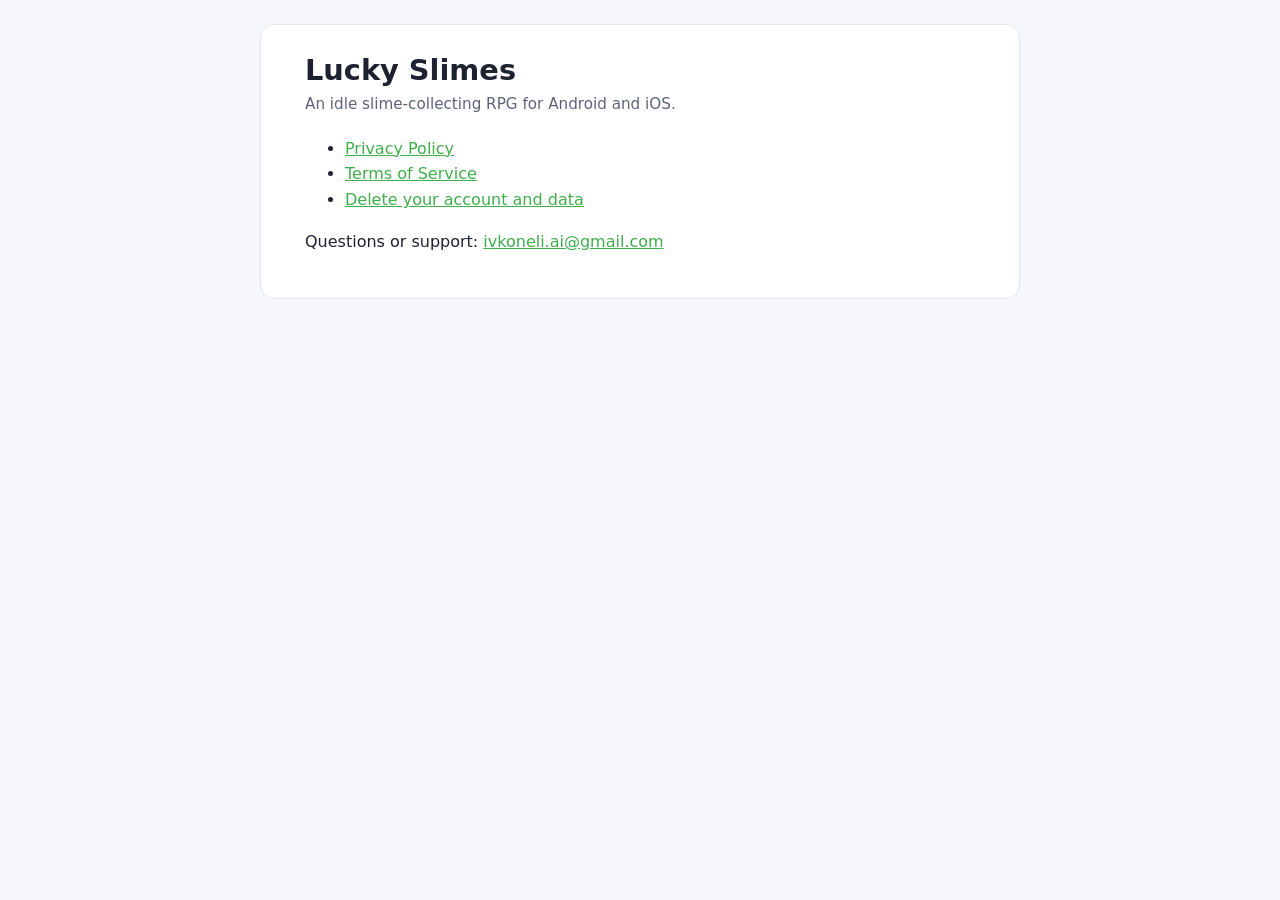
<file: index.html>
<!doctype html>
<html lang="en">
<head>
<meta charset="utf-8">
<meta name="viewport" content="width=device-width, initial-scale=1">
<title>Lucky Slimes</title>
<link rel="stylesheet" href="style.css">
</head>
<body>
<main>
  <h1>Lucky Slimes</h1>
  <p class="meta">An idle slime-collecting RPG for Android and iOS.</p>
  <ul>
    <li><a href="privacy.html">Privacy Policy</a></li>
    <li><a href="terms.html">Terms of Service</a></li>
    <li><a href="delete-account.html">Delete your account and data</a></li>
  </ul>
  <p>Questions or support: <a href="mailto:ivkoneli.ai@gmail.com">ivkoneli.ai@gmail.com</a></p>
</main>
</body>
</html>
</file>
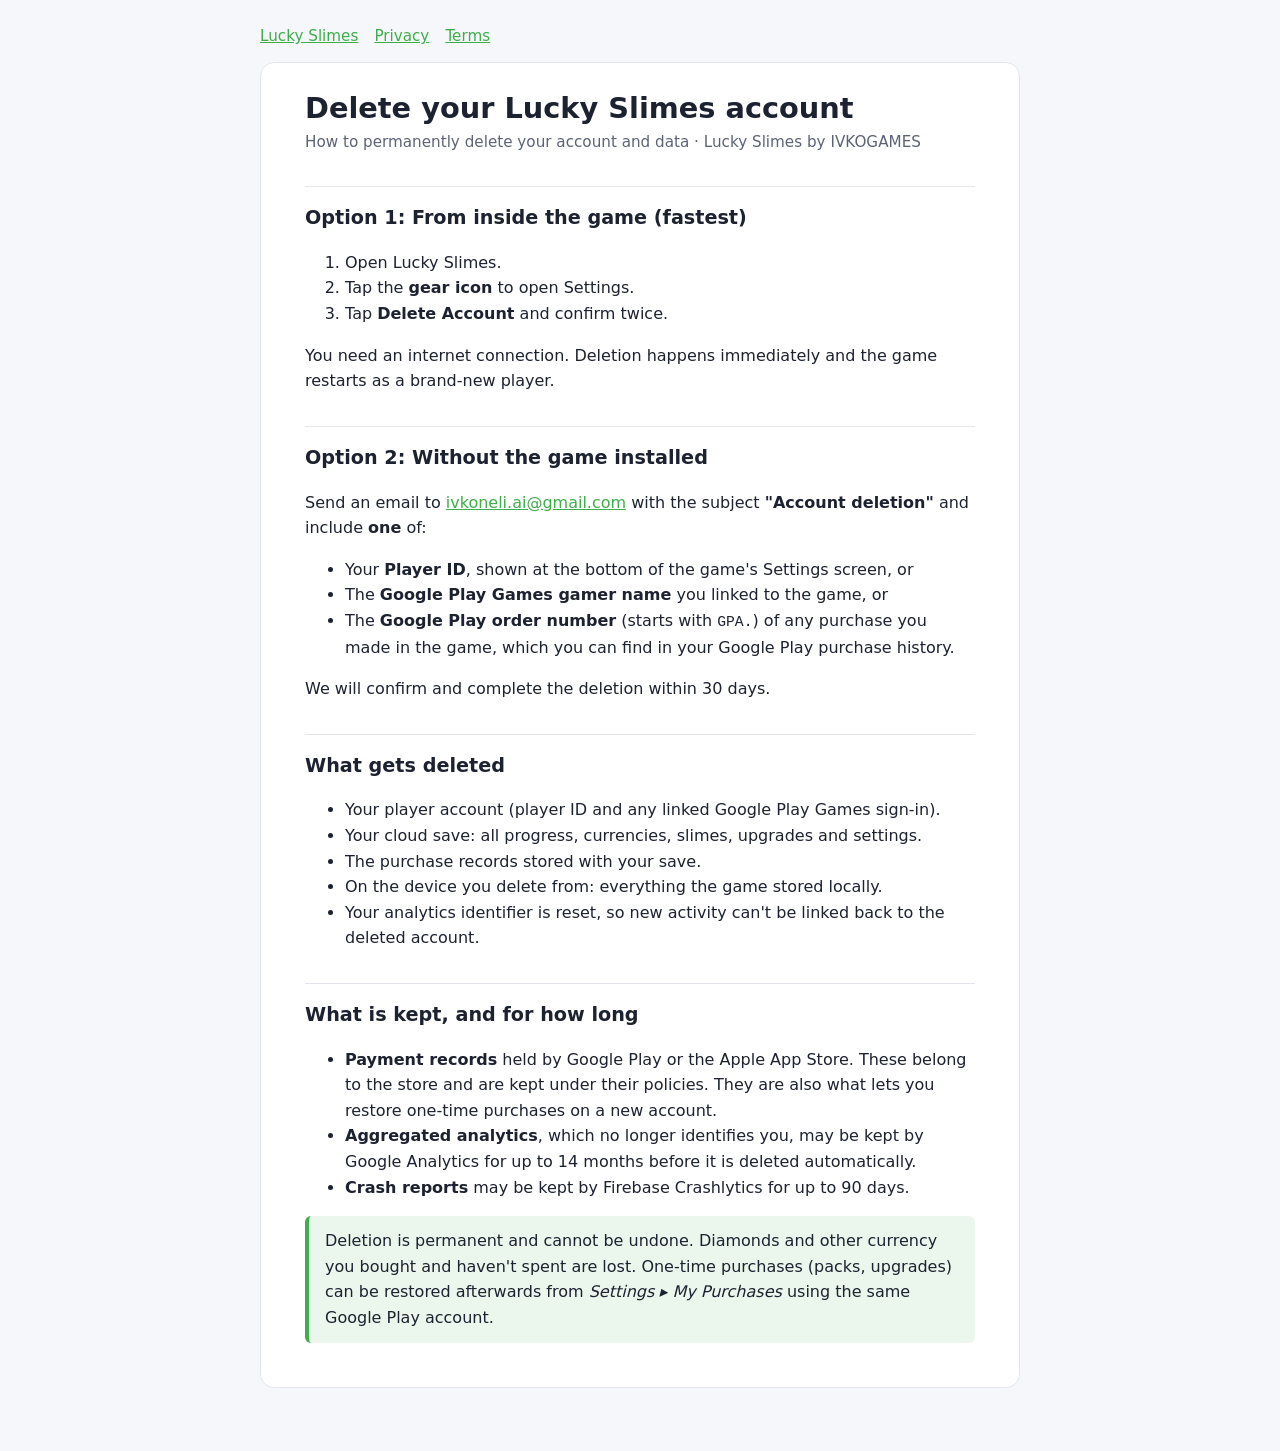
<file: delete-account.html>
<!doctype html>
<html lang="en">
<head>
<meta charset="utf-8">
<meta name="viewport" content="width=device-width, initial-scale=1">
<title>Delete Your Lucky Slimes Account</title>
<link rel="stylesheet" href="style.css">
</head>
<body>
<nav><a href="index.html">Lucky Slimes</a><a href="privacy.html">Privacy</a><a href="terms.html">Terms</a></nav>
<main>
  <h1>Delete your Lucky Slimes account</h1>
  <p class="meta">How to permanently delete your account and data · Lucky Slimes by IVKOGAMES</p>

  <h2>Option 1: From inside the game (fastest)</h2>
  <ol>
    <li>Open Lucky Slimes.</li>
    <li>Tap the <strong>gear icon</strong> to open Settings.</li>
    <li>Tap <strong>Delete Account</strong> and confirm twice.</li>
  </ol>
  <p>You need an internet connection. Deletion happens immediately and the game restarts as a brand-new
  player.</p>

  <h2>Option 2: Without the game installed</h2>
  <p>Send an email to <a href="mailto:ivkoneli.ai@gmail.com?subject=Lucky%20Slimes%20account%20deletion">ivkoneli.ai@gmail.com</a>
  with the subject <strong>"Account deletion"</strong> and include <strong>one</strong> of:</p>
  <ul>
    <li>Your <strong>Player ID</strong>, shown at the bottom of the game's Settings screen, or</li>
    <li>The <strong>Google Play Games gamer name</strong> you linked to the game, or</li>
    <li>The <strong>Google Play order number</strong> (starts with <code>GPA.</code>) of any purchase you
    made in the game, which you can find in your Google Play purchase history.</li>
  </ul>
  <p>We will confirm and complete the deletion within 30 days.</p>

  <h2>What gets deleted</h2>
  <ul>
    <li>Your player account (player ID and any linked Google Play Games sign-in).</li>
    <li>Your cloud save: all progress, currencies, slimes, upgrades and settings.</li>
    <li>The purchase records stored with your save.</li>
    <li>On the device you delete from: everything the game stored locally.</li>
    <li>Your analytics identifier is reset, so new activity can't be linked back to the deleted account.</li>
  </ul>

  <h2>What is kept, and for how long</h2>
  <ul>
    <li><strong>Payment records</strong> held by Google Play or the Apple App Store. These belong to the
    store and are kept under their policies. They are also what lets you restore one-time purchases on a
    new account.</li>
    <li><strong>Aggregated analytics</strong>, which no longer identifies you, may be kept by Google Analytics
    for up to 14 months before it is deleted automatically.</li>
    <li><strong>Crash reports</strong> may be kept by Firebase Crashlytics for up to 90 days.</li>
  </ul>

  <div class="callout">Deletion is permanent and cannot be undone. Diamonds and other currency you bought
  and haven't spent are lost. One-time purchases (packs, upgrades) can be restored afterwards from
  <em>Settings ▸ My Purchases</em> using the same Google Play account.</div>
</main>
</body>
</html>
</file>
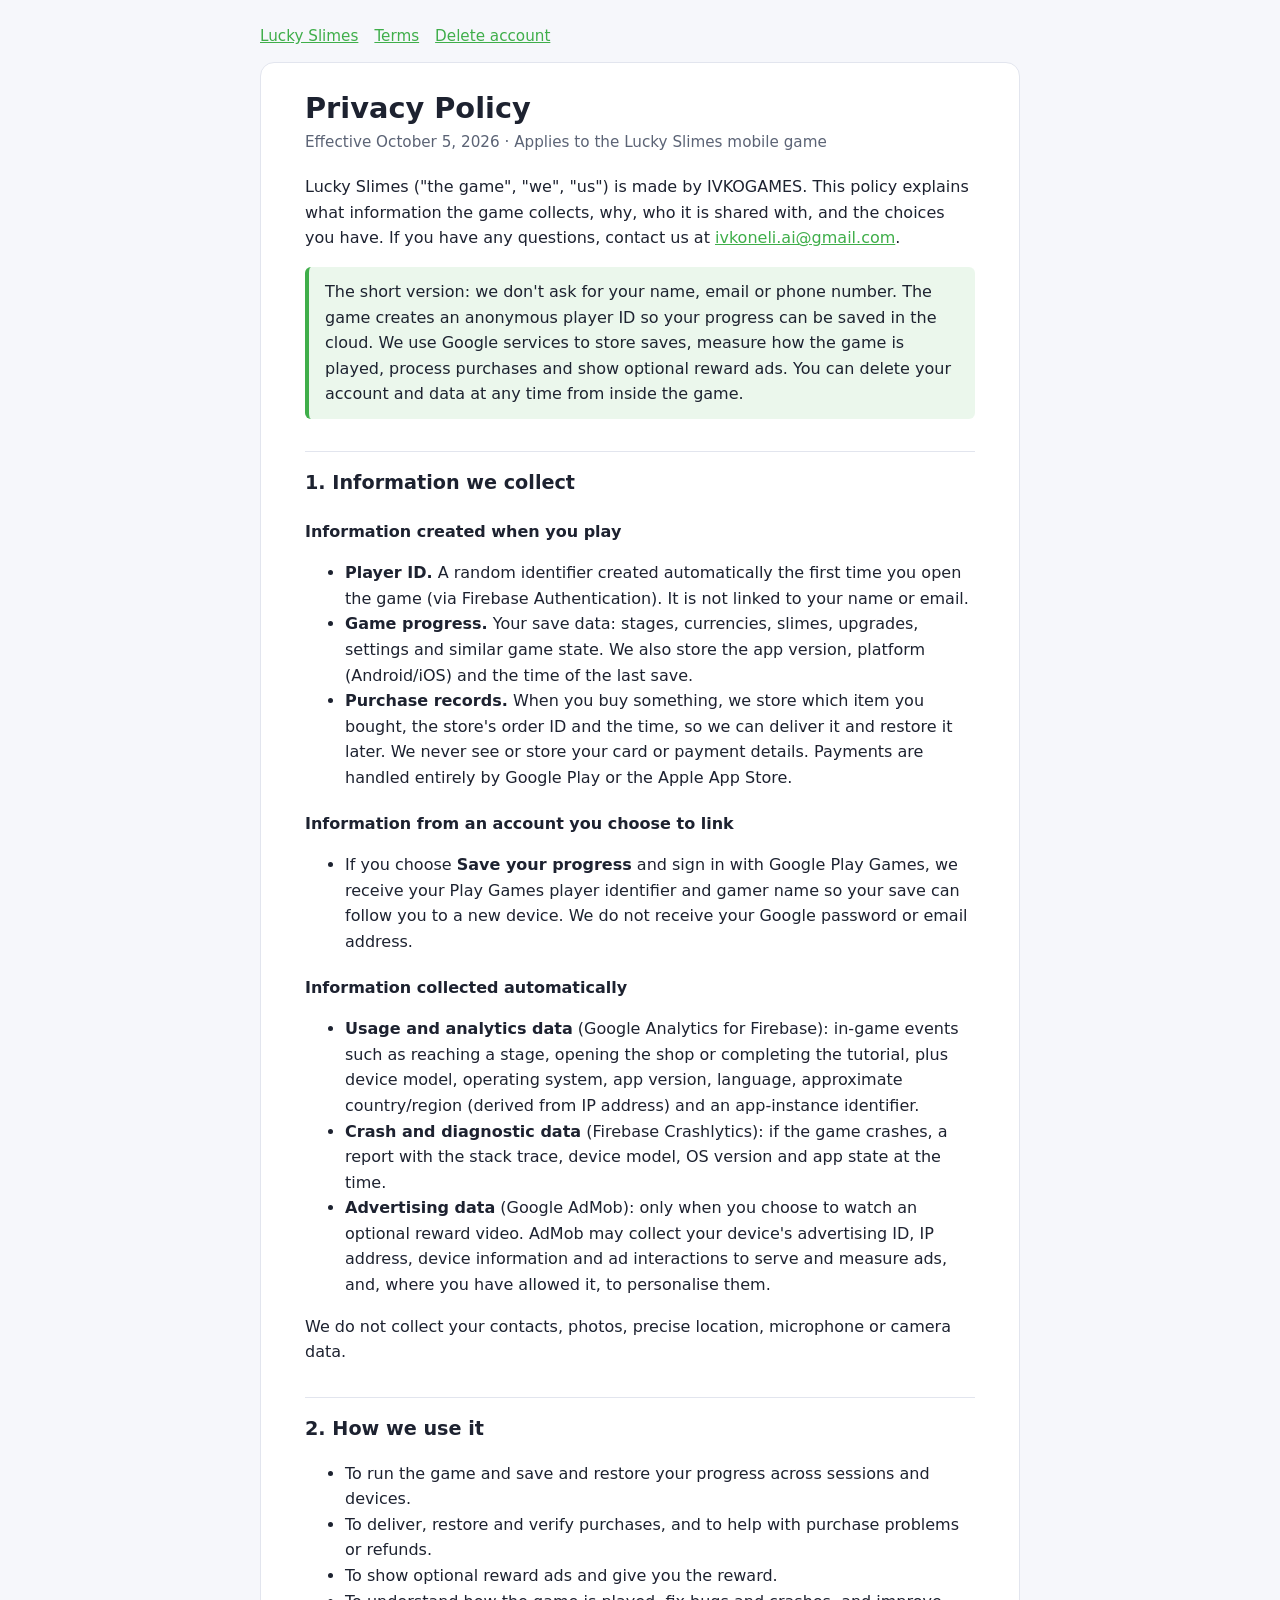
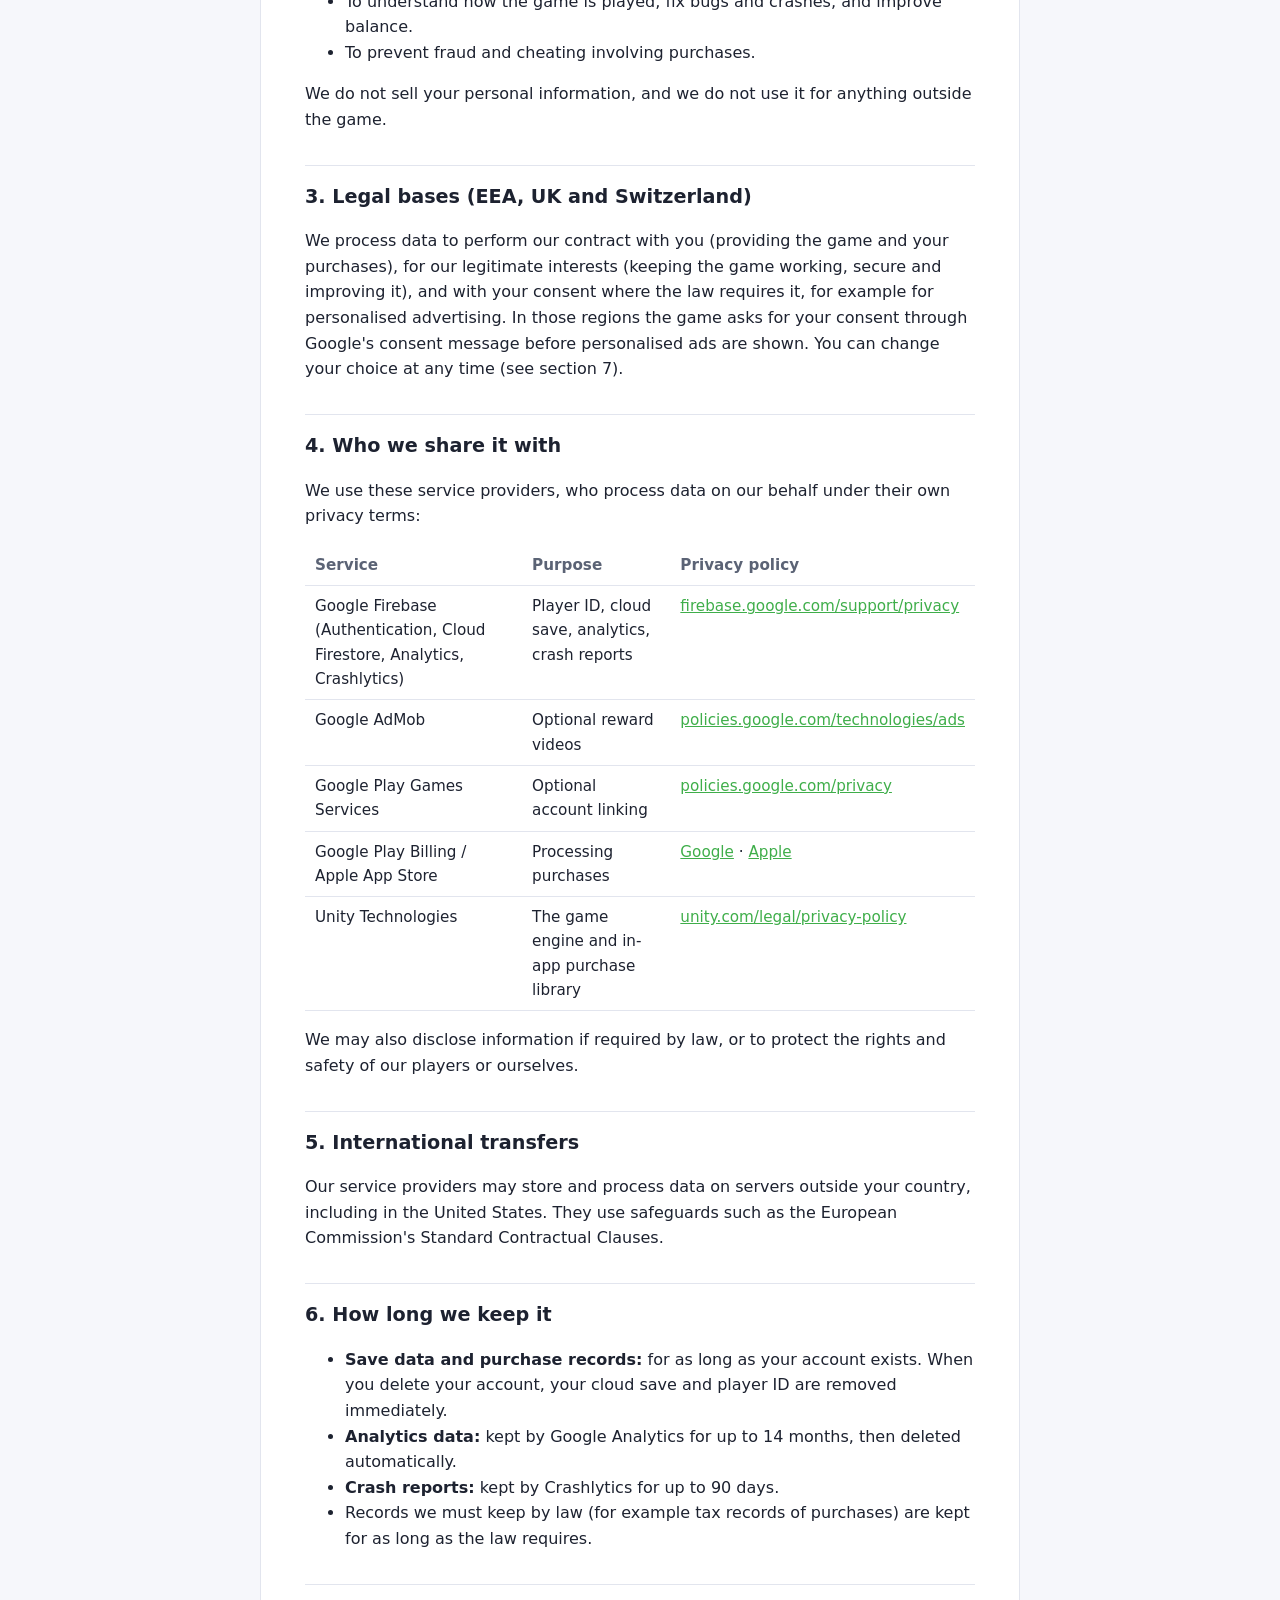
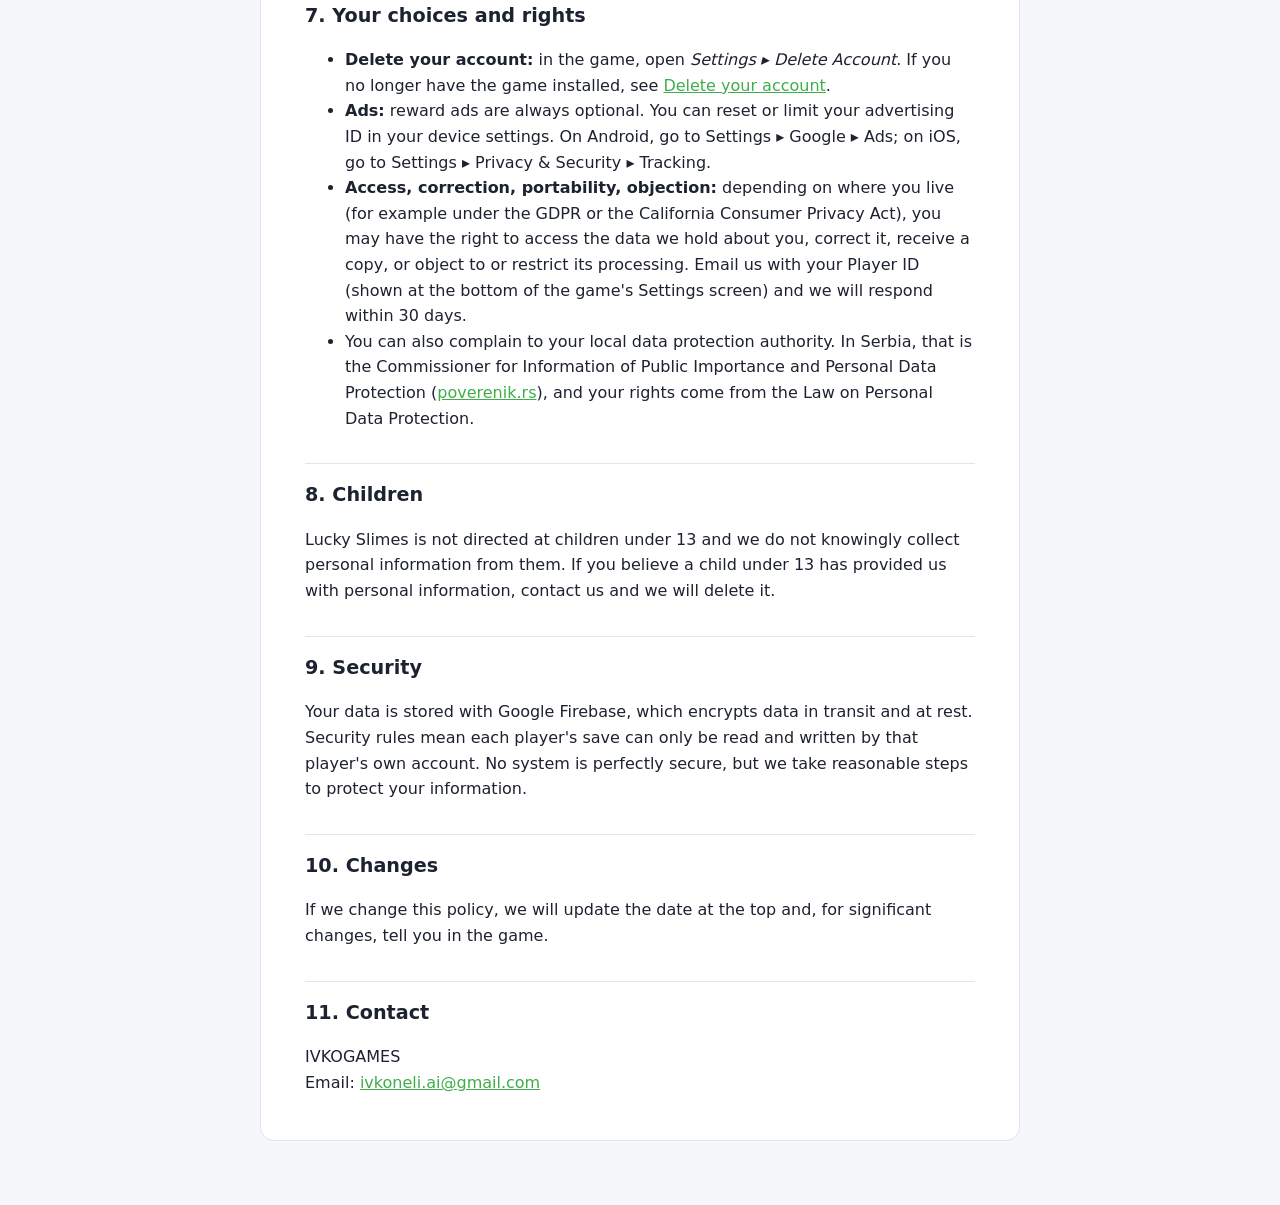
<file: privacy.html>
<!doctype html>
<html lang="en">
<head>
<meta charset="utf-8">
<meta name="viewport" content="width=device-width, initial-scale=1">
<title>Lucky Slimes Privacy Policy</title>
<link rel="stylesheet" href="style.css">
</head>
<body>
<nav><a href="index.html">Lucky Slimes</a><a href="terms.html">Terms</a><a href="delete-account.html">Delete account</a></nav>
<main>
  <h1>Privacy Policy</h1>
  <p class="meta">Effective October 5, 2026 · Applies to the Lucky Slimes mobile game</p>

  <p>Lucky Slimes ("the game", "we", "us") is made by IVKOGAMES. This policy explains what
  information the game collects, why, who it is shared with, and the choices you have. If you have
  any questions, contact us at <a href="mailto:ivkoneli.ai@gmail.com">ivkoneli.ai@gmail.com</a>.</p>

  <div class="callout">The short version: we don't ask for your name, email or phone number. The game
  creates an anonymous player ID so your progress can be saved in the cloud. We use Google services to
  store saves, measure how the game is played, process purchases and show optional reward ads. You can
  delete your account and data at any time from inside the game.</div>

  <h2>1. Information we collect</h2>

  <h3>Information created when you play</h3>
  <ul>
    <li><strong>Player ID.</strong> A random identifier created automatically the first time you open the
    game (via Firebase Authentication). It is not linked to your name or email.</li>
    <li><strong>Game progress.</strong> Your save data: stages, currencies, slimes, upgrades, settings
    and similar game state. We also store the app version, platform (Android/iOS) and the time of the
    last save.</li>
    <li><strong>Purchase records.</strong> When you buy something, we store which item you bought, the
    store's order ID and the time, so we can deliver it and restore it later. We never see or store
    your card or payment details. Payments are handled entirely by Google Play or the Apple App Store.</li>
  </ul>

  <h3>Information from an account you choose to link</h3>
  <ul>
    <li>If you choose <strong>Save your progress</strong> and sign in with Google Play Games, we receive
    your Play Games player identifier and gamer name so your save can follow you to a new device. We do
    not receive your Google password or email address.</li>
  </ul>

  <h3>Information collected automatically</h3>
  <ul>
    <li><strong>Usage and analytics data</strong> (Google Analytics for Firebase): in-game events such as
    reaching a stage, opening the shop or completing the tutorial, plus device model, operating system,
    app version, language, approximate country/region (derived from IP address) and an app-instance
    identifier.</li>
    <li><strong>Crash and diagnostic data</strong> (Firebase Crashlytics): if the game crashes, a report
    with the stack trace, device model, OS version and app state at the time.</li>
    <li><strong>Advertising data</strong> (Google AdMob): only when you choose to watch an optional reward
    video. AdMob may collect your device's advertising ID, IP address, device information and ad
    interactions to serve and measure ads, and, where you have allowed it, to personalise them.</li>
  </ul>

  <p>We do not collect your contacts, photos, precise location, microphone or camera data.</p>

  <h2>2. How we use it</h2>
  <ul>
    <li>To run the game and save and restore your progress across sessions and devices.</li>
    <li>To deliver, restore and verify purchases, and to help with purchase problems or refunds.</li>
    <li>To show optional reward ads and give you the reward.</li>
    <li>To understand how the game is played, fix bugs and crashes, and improve balance.</li>
    <li>To prevent fraud and cheating involving purchases.</li>
  </ul>
  <p>We do not sell your personal information, and we do not use it for anything outside the game.</p>

  <h2>3. Legal bases (EEA, UK and Switzerland)</h2>
  <p>We process data to perform our contract with you (providing the game and your purchases), for
  our legitimate interests (keeping the game working, secure and improving it), and with your consent
  where the law requires it, for example for personalised advertising. In those regions the game asks
  for your consent through Google's consent message before personalised ads are shown. You can change
  your choice at any time (see section 7).</p>

  <h2>4. Who we share it with</h2>
  <p>We use these service providers, who process data on our behalf under their own privacy terms:</p>
  <div class="table-wrap">
  <table>
    <tr><th>Service</th><th>Purpose</th><th>Privacy policy</th></tr>
    <tr><td>Google Firebase (Authentication, Cloud Firestore, Analytics, Crashlytics)</td><td>Player ID, cloud save, analytics, crash reports</td><td><a href="https://firebase.google.com/support/privacy">firebase.google.com/support/privacy</a></td></tr>
    <tr><td>Google AdMob</td><td>Optional reward videos</td><td><a href="https://policies.google.com/technologies/ads">policies.google.com/technologies/ads</a></td></tr>
    <tr><td>Google Play Games Services</td><td>Optional account linking</td><td><a href="https://policies.google.com/privacy">policies.google.com/privacy</a></td></tr>
    <tr><td>Google Play Billing / Apple App Store</td><td>Processing purchases</td><td><a href="https://policies.google.com/privacy">Google</a> · <a href="https://www.apple.com/legal/privacy/">Apple</a></td></tr>
    <tr><td>Unity Technologies</td><td>The game engine and in-app purchase library</td><td><a href="https://unity.com/legal/privacy-policy">unity.com/legal/privacy-policy</a></td></tr>
  </table>
  </div>
  <p>We may also disclose information if required by law, or to protect the rights and safety of our
  players or ourselves.</p>

  <h2>5. International transfers</h2>
  <p>Our service providers may store and process data on servers outside your country, including in the
  United States. They use safeguards such as the European Commission's Standard Contractual Clauses.</p>

  <h2>6. How long we keep it</h2>
  <ul>
    <li><strong>Save data and purchase records:</strong> for as long as your account exists. When you
    delete your account, your cloud save and player ID are removed immediately.</li>
    <li><strong>Analytics data:</strong> kept by Google Analytics for up to 14 months, then deleted
    automatically.</li>
    <li><strong>Crash reports:</strong> kept by Crashlytics for up to 90 days.</li>
    <li>Records we must keep by law (for example tax records of purchases) are kept for as long as the
    law requires.</li>
  </ul>

  <h2>7. Your choices and rights</h2>
  <ul>
    <li><strong>Delete your account:</strong> in the game, open <em>Settings ▸ Delete Account</em>. If you
    no longer have the game installed, see <a href="delete-account.html">Delete your account</a>.</li>
    <li><strong>Ads:</strong> reward ads are always optional. You can reset or limit your advertising ID in
    your device settings. On Android, go to Settings ▸ Google ▸ Ads; on iOS, go to Settings ▸ Privacy &amp;
    Security ▸ Tracking.</li>
    <li><strong>Access, correction, portability, objection:</strong> depending on where you live
    (for example under the GDPR or the California Consumer Privacy Act), you may have the right to access
    the data we hold about you, correct it, receive a copy, or object to or restrict its processing. Email
    us with your Player ID (shown at the bottom of the game's Settings screen) and we will respond within
    30 days.</li>
    <li>You can also complain to your local data protection authority. In Serbia, that is the
    Commissioner for Information of Public Importance and Personal Data Protection
    (<a href="https://www.poverenik.rs">poverenik.rs</a>), and your rights come from the Law on Personal
    Data Protection.</li>
  </ul>

  <h2>8. Children</h2>
  <p>Lucky Slimes is not directed at children under 13 and we do not knowingly collect personal
  information from them. If you believe a child under 13 has provided us with personal information,
  contact us and we will delete it.</p>

  <h2>9. Security</h2>
  <p>Your data is stored with Google Firebase, which encrypts data in transit and at rest. Security rules
  mean each player's save can only be read and written by that player's own account. No system is
  perfectly secure, but we take reasonable steps to protect your information.</p>

  <h2>10. Changes</h2>
  <p>If we change this policy, we will update the date at the top and, for significant changes, tell
  you in the game.</p>

  <h2>11. Contact</h2>
  <p>IVKOGAMES<br>
  Email: <a href="mailto:ivkoneli.ai@gmail.com">ivkoneli.ai@gmail.com</a></p>
</main>
</body>
</html>
</file>
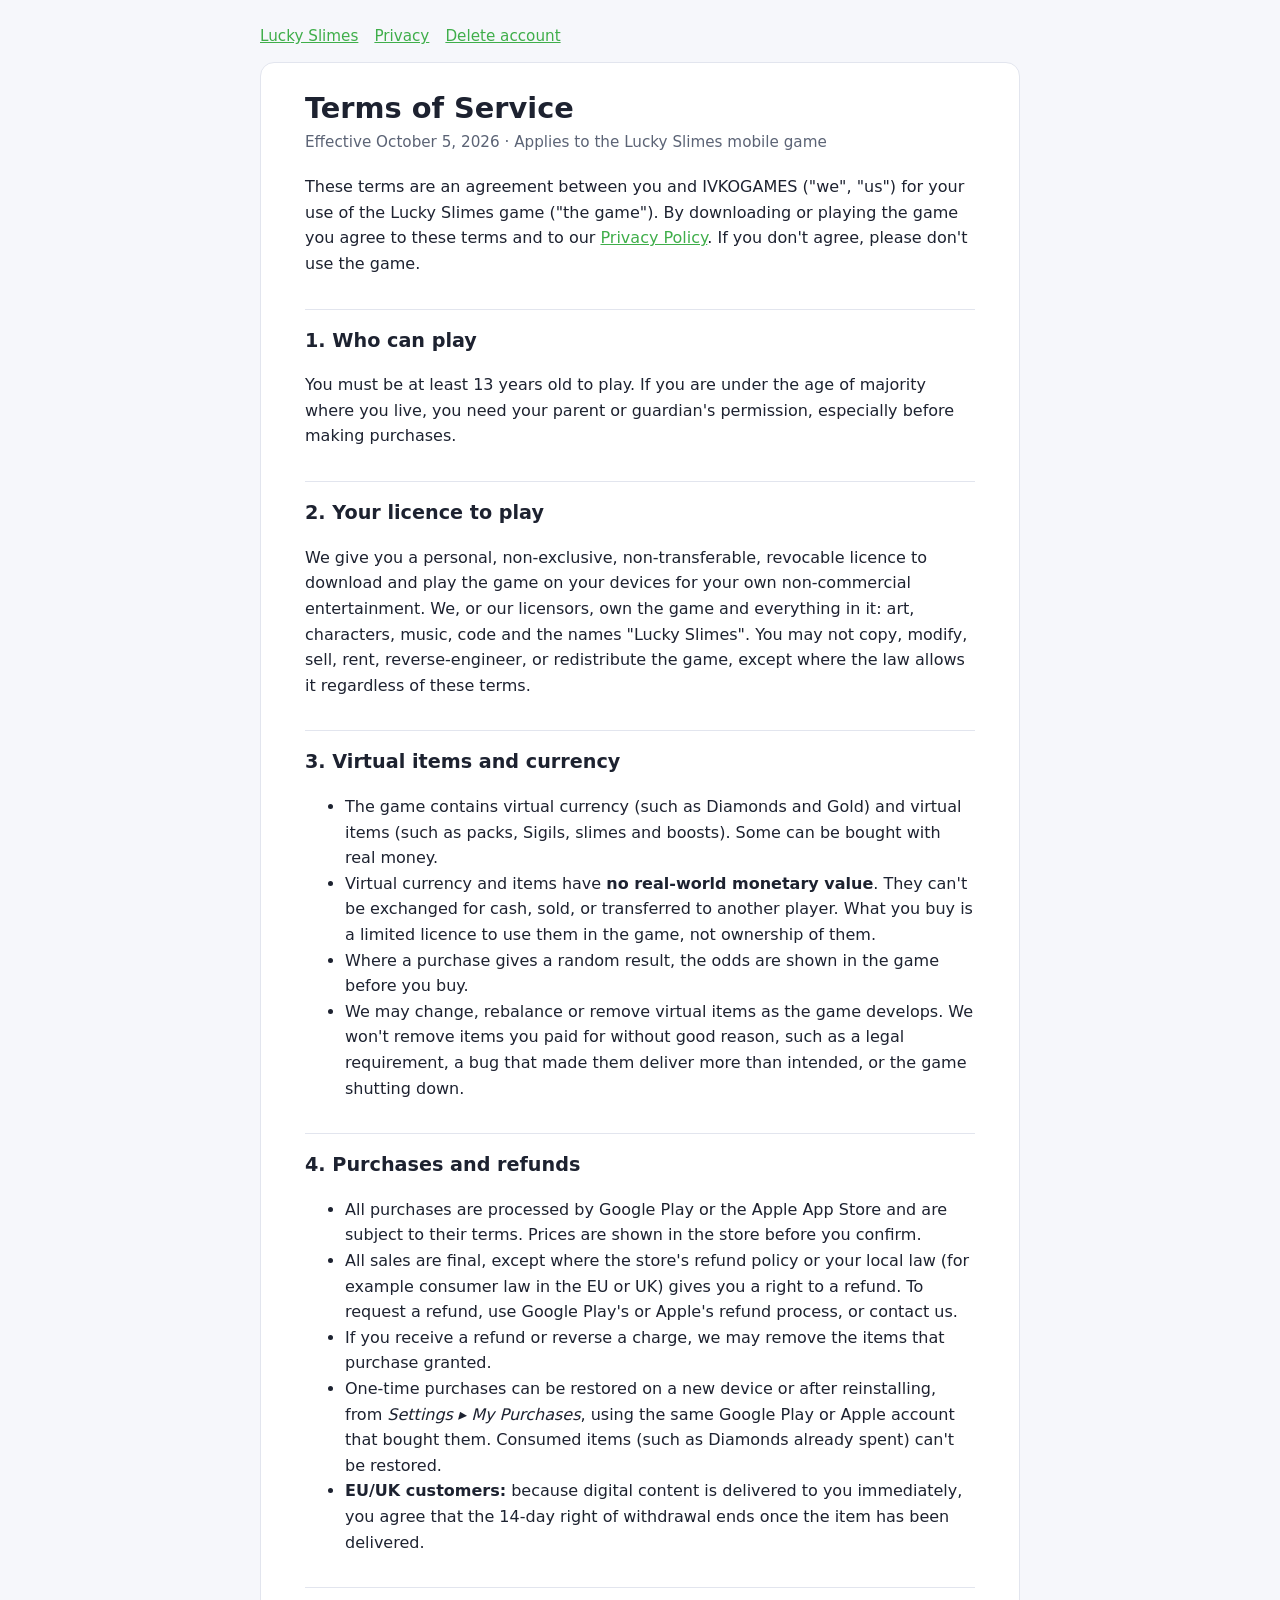
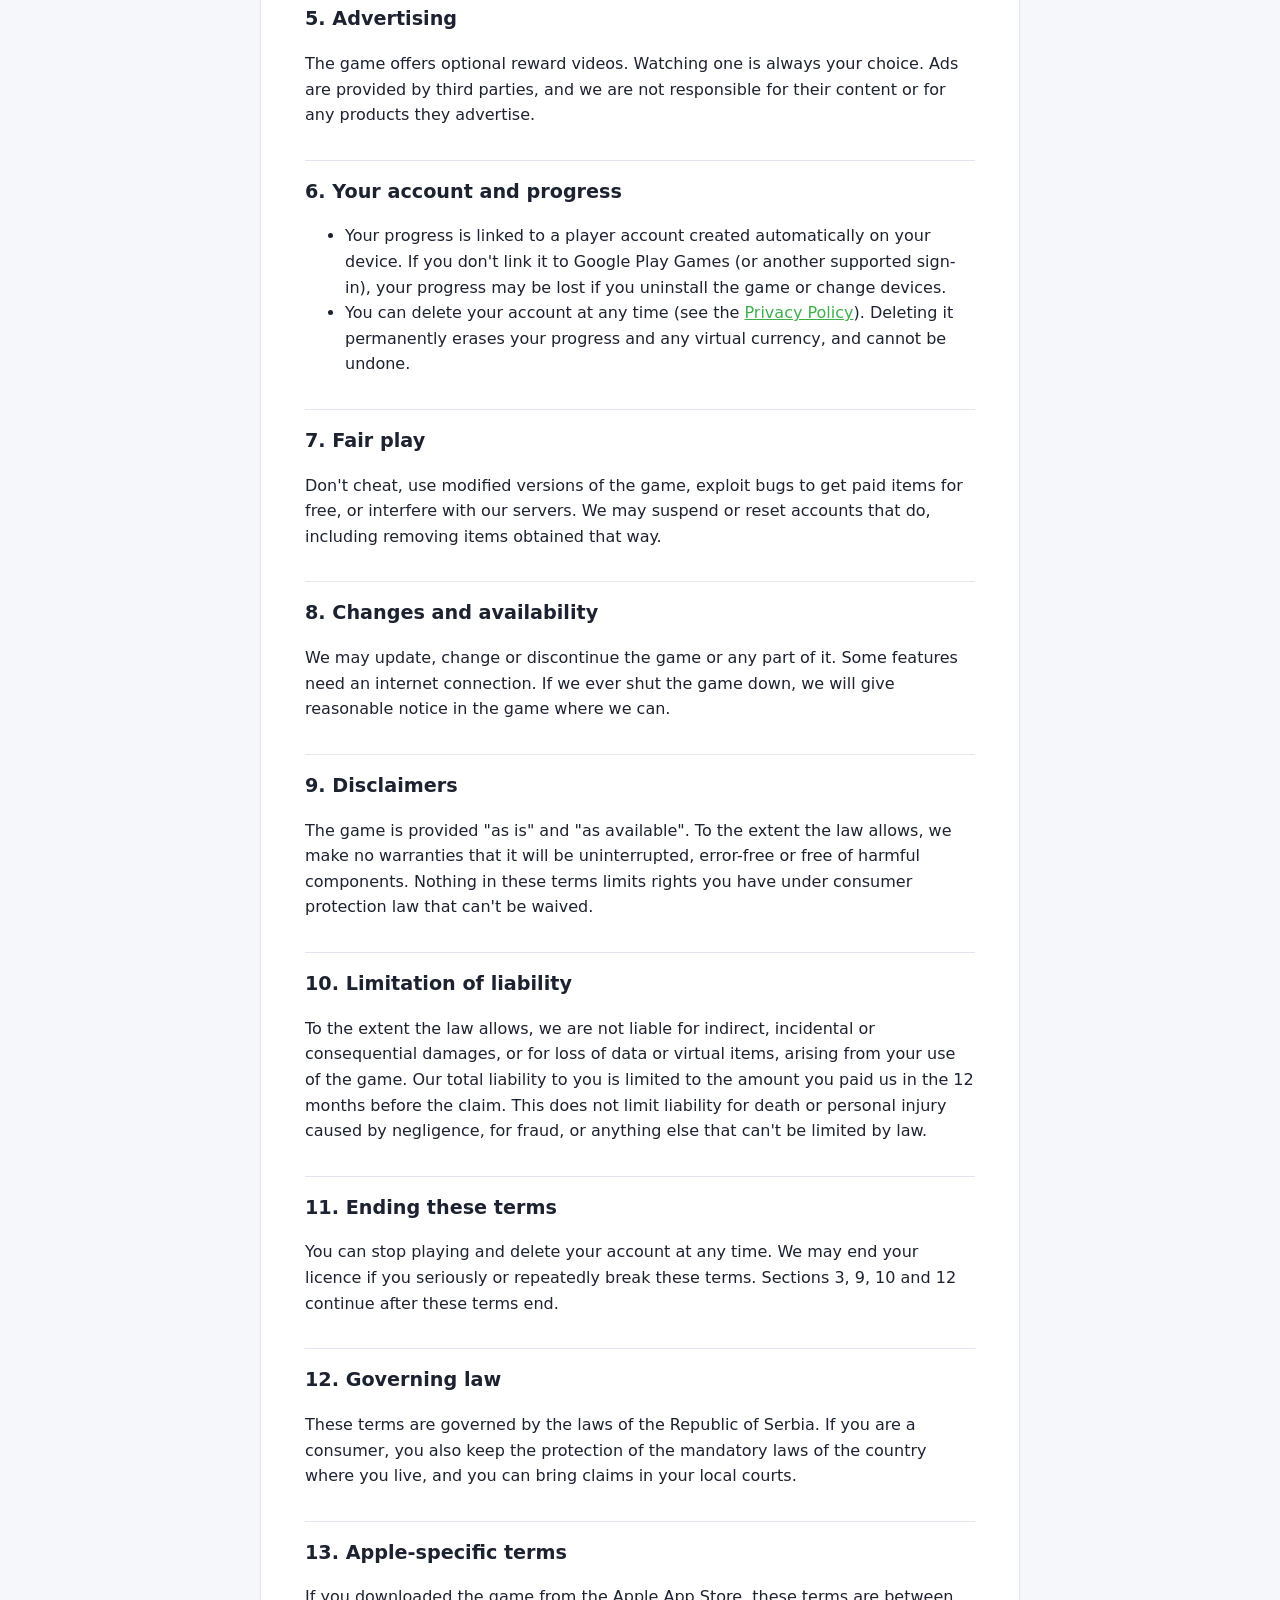
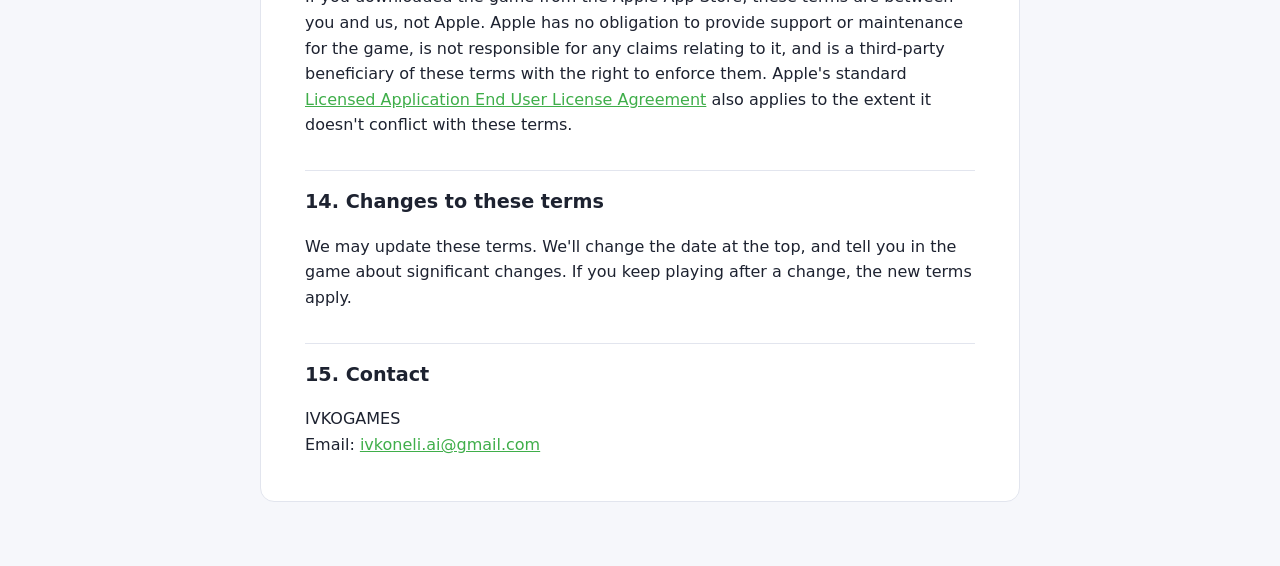
<file: terms.html>
<!doctype html>
<html lang="en">
<head>
<meta charset="utf-8">
<meta name="viewport" content="width=device-width, initial-scale=1">
<title>Lucky Slimes Terms of Service</title>
<link rel="stylesheet" href="style.css">
</head>
<body>
<nav><a href="index.html">Lucky Slimes</a><a href="privacy.html">Privacy</a><a href="delete-account.html">Delete account</a></nav>
<main>
  <h1>Terms of Service</h1>
  <p class="meta">Effective October 5, 2026 · Applies to the Lucky Slimes mobile game</p>

  <p>These terms are an agreement between you and IVKOGAMES ("we", "us") for your use of the
  Lucky Slimes game ("the game"). By downloading or playing the game you agree to these terms and to
  our <a href="privacy.html">Privacy Policy</a>. If you don't agree, please don't use the game.</p>

  <h2>1. Who can play</h2>
  <p>You must be at least 13 years old to play. If you are under the age of majority where you live,
  you need your parent or guardian's permission, especially before making purchases.</p>

  <h2>2. Your licence to play</h2>
  <p>We give you a personal, non-exclusive, non-transferable, revocable licence to download and play
  the game on your devices for your own non-commercial entertainment. We, or our licensors, own the game
  and everything in it: art, characters, music, code and the names "Lucky Slimes". You may not copy,
  modify, sell, rent, reverse-engineer, or redistribute the game, except where the law allows it
  regardless of these terms.</p>

  <h2>3. Virtual items and currency</h2>
  <ul>
    <li>The game contains virtual currency (such as Diamonds and Gold) and virtual items (such as packs,
    Sigils, slimes and boosts). Some can be bought with real money.</li>
    <li>Virtual currency and items have <strong>no real-world monetary value</strong>. They can't be
    exchanged for cash, sold, or transferred to another player. What you buy is a limited licence to use
    them in the game, not ownership of them.</li>
    <li>Where a purchase gives a random result, the odds are shown in the game before you buy.</li>
    <li>We may change, rebalance or remove virtual items as the game develops. We won't remove items you
    paid for without good reason, such as a legal requirement, a bug that made them deliver more than
    intended, or the game shutting down.</li>
  </ul>

  <h2>4. Purchases and refunds</h2>
  <ul>
    <li>All purchases are processed by Google Play or the Apple App Store and are subject to their terms.
    Prices are shown in the store before you confirm.</li>
    <li>All sales are final, except where the store's refund policy or your local law (for example
    consumer law in the EU or UK) gives you a right to a refund. To request a refund, use Google Play's or
    Apple's refund process, or contact us.</li>
    <li>If you receive a refund or reverse a charge, we may remove the items that purchase granted.</li>
    <li>One-time purchases can be restored on a new device or after reinstalling, from
    <em>Settings ▸ My Purchases</em>, using the same Google Play or Apple account that bought them.
    Consumed items (such as Diamonds already spent) can't be restored.</li>
    <li><strong>EU/UK customers:</strong> because digital content is delivered to you immediately, you agree
    that the 14-day right of withdrawal ends once the item has been delivered.</li>
  </ul>

  <h2>5. Advertising</h2>
  <p>The game offers optional reward videos. Watching one is always your choice. Ads are provided by
  third parties, and we are not responsible for their content or for any products they advertise.</p>

  <h2>6. Your account and progress</h2>
  <ul>
    <li>Your progress is linked to a player account created automatically on your device. If you don't
    link it to Google Play Games (or another supported sign-in), your progress may be lost if you
    uninstall the game or change devices.</li>
    <li>You can delete your account at any time (see the <a href="privacy.html">Privacy Policy</a>).
    Deleting it permanently erases your progress and any virtual currency, and cannot be undone.</li>
  </ul>

  <h2>7. Fair play</h2>
  <p>Don't cheat, use modified versions of the game, exploit bugs to get paid items for free, or
  interfere with our servers. We may suspend or reset accounts that do, including removing items
  obtained that way.</p>

  <h2>8. Changes and availability</h2>
  <p>We may update, change or discontinue the game or any part of it. Some features need an internet
  connection. If we ever shut the game down, we will give reasonable notice in the game where we
  can.</p>

  <h2>9. Disclaimers</h2>
  <p>The game is provided "as is" and "as available". To the extent the law allows, we make no
  warranties that it will be uninterrupted, error-free or free of harmful components. Nothing in these
  terms limits rights you have under consumer protection law that can't be waived.</p>

  <h2>10. Limitation of liability</h2>
  <p>To the extent the law allows, we are not liable for indirect, incidental or consequential damages,
  or for loss of data or virtual items, arising from your use of the game. Our total liability to you
  is limited to the amount you paid us in the 12 months before the claim. This does not limit liability
  for death or personal injury caused by negligence, for fraud, or anything else that can't be limited
  by law.</p>

  <h2>11. Ending these terms</h2>
  <p>You can stop playing and delete your account at any time. We may end your licence if you seriously
  or repeatedly break these terms. Sections 3, 9, 10 and 12 continue after these terms end.</p>

  <h2>12. Governing law</h2>
  <p>These terms are governed by the laws of the Republic of Serbia. If you are a consumer, you also keep the protection
  of the mandatory laws of the country where you live, and you can bring claims in your local courts.</p>

  <h2>13. Apple-specific terms</h2>
  <p>If you downloaded the game from the Apple App Store, these terms are between you and us, not Apple.
  Apple has no obligation to provide support or maintenance for the game, is not responsible for any
  claims relating to it, and is a third-party beneficiary of these terms with the right to enforce them.
  Apple's standard <a href="https://www.apple.com/legal/internet-services/itunes/dev/stdeula/">Licensed
  Application End User License Agreement</a> also applies to the extent it doesn't conflict with these
  terms.</p>

  <h2>14. Changes to these terms</h2>
  <p>We may update these terms. We'll change the date at the top, and tell you in the game about significant
  changes. If you keep playing after a change, the new terms apply.</p>

  <h2>15. Contact</h2>
  <p>IVKOGAMES<br>
  Email: <a href="mailto:ivkoneli.ai@gmail.com">ivkoneli.ai@gmail.com</a></p>
</main>
</body>
</html>
</file>
<file: style.css>
:root {
  --bg: #f6f7fb;
  --card: #ffffff;
  --text: #1d2230;
  --muted: #5b6375;
  --accent: #3fae4a;
  --rule: #e2e5ee;
  color-scheme: light;
}
@media (prefers-color-scheme: dark) {
  :root {
    --bg: #12151c;
    --card: #1b1f29;
    --text: #e8ebf2;
    --muted: #a3abbd;
    --accent: #5fd06a;
    --rule: #2b3140;
    color-scheme: dark;
  }
}
* { box-sizing: border-box; }
body {
  margin: 0;
  background: var(--bg);
  color: var(--text);
  font: 16px/1.6 system-ui, -apple-system, "Segoe UI", Roboto, sans-serif;
  padding: 24px 16px 64px;
}
main {
  max-width: 760px;
  margin: 0 auto;
  background: var(--card);
  border: 1px solid var(--rule);
  border-radius: 14px;
  padding: 28px clamp(18px, 5vw, 44px);
}
h1 { font-size: 1.8rem; line-height: 1.2; margin: 0 0 4px; }
h2 { font-size: 1.2rem; margin: 32px 0 8px; padding-top: 16px; border-top: 1px solid var(--rule); }
h3 { font-size: 1rem; margin: 20px 0 4px; }
p, li { color: var(--text); }
.meta { color: var(--muted); margin: 0 0 20px; font-size: 0.95rem; }
a { color: var(--accent); }
nav { max-width: 760px; margin: 0 auto 14px; font-size: 0.95rem; }
nav a { margin-right: 16px; }
table { width: 100%; border-collapse: collapse; font-size: 0.95rem; }
.table-wrap { overflow-x: auto; }
th, td { text-align: left; vertical-align: top; padding: 8px 10px; border-bottom: 1px solid var(--rule); }
th { color: var(--muted); font-weight: 600; }
.callout {
  border-left: 4px solid var(--accent);
  background: color-mix(in srgb, var(--accent) 10%, transparent);
  padding: 12px 16px;
  border-radius: 6px;
  margin: 16px 0;
}
code { font-size: 0.92em; }
</file>
